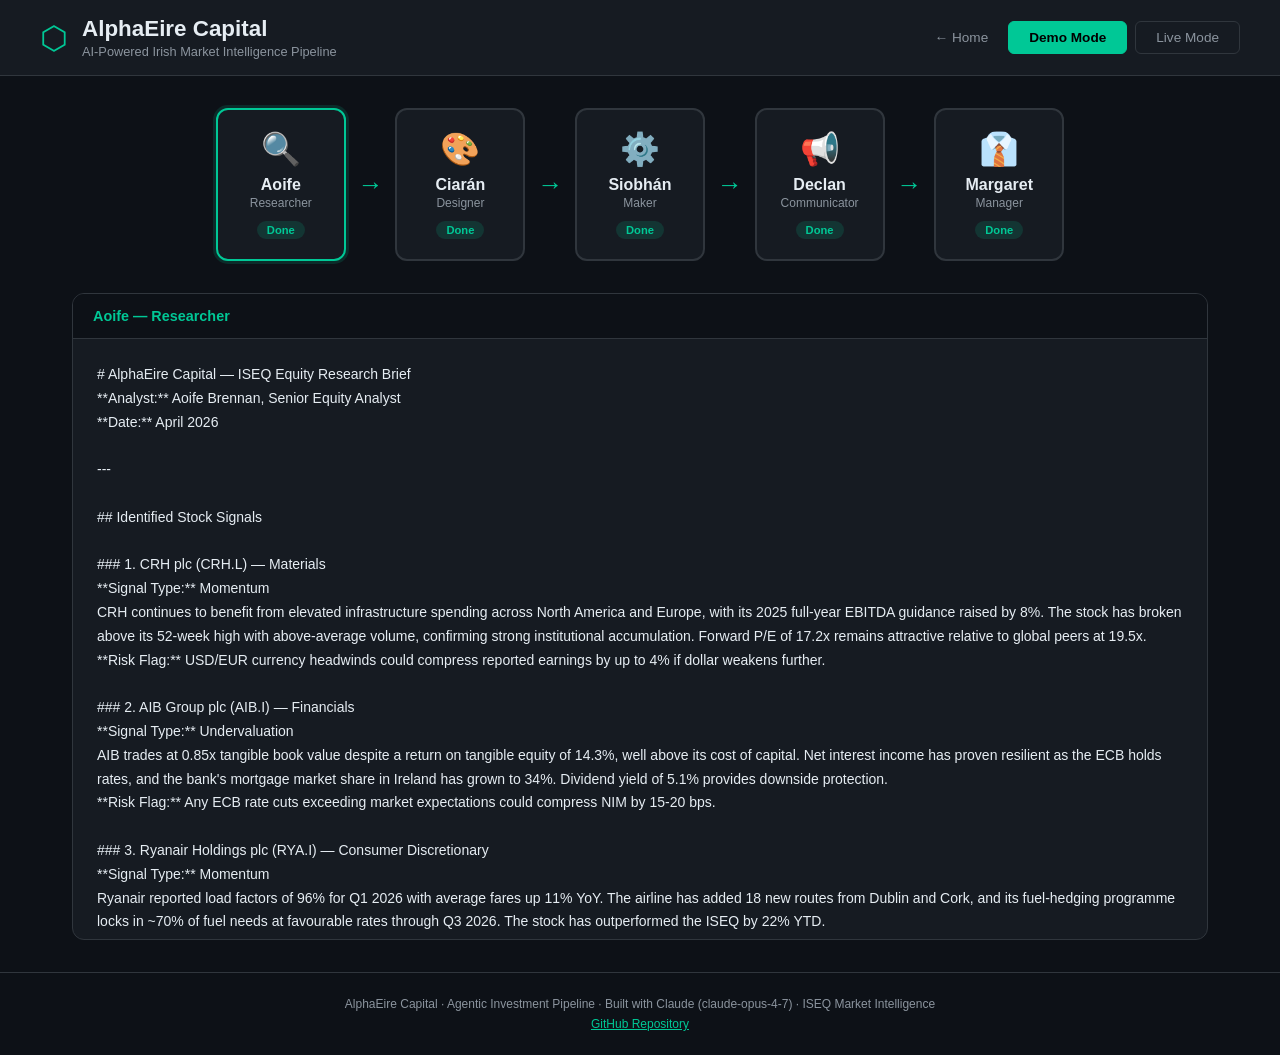
<file: agents.html>
<!DOCTYPE html>
<html lang="en">
<head>
  <meta charset="UTF-8" />
  <meta name="viewport" content="width=device-width, initial-scale=1.0" />
  <title>AlphaEire Capital — Agent Pipeline</title>
  <link rel="stylesheet" href="style.css" />
</head>
<body>

  <!-- HEADER -->
  <header>
    <div class="header-inner">
      <div class="brand">
        <span class="brand-icon" aria-hidden="true">⬡</span>
        <div>
          <h1>AlphaEire Capital</h1>
          <p class="tagline">AI-Powered Irish Market Intelligence Pipeline</p>
        </div>
      </div>
      <div style="display:flex;align-items:center;gap:20px;">
        <a href="index.html" style="color:var(--muted);font-size:0.85rem;text-decoration:none;">← Home</a>
        <div class="mode-toggle" role="group" aria-label="View mode">
          <button id="btn-demo" class="mode-btn active" onclick="switchMode('demo')">Demo Mode</button>
          <button id="btn-live" class="mode-btn" onclick="switchMode('live')">Live Mode</button>
        </div>
      </div>
    </div>
  </header>

  <!-- LIVE MODE CONTROLS -->
  <div id="live-controls" class="live-controls hidden">
    <div class="live-inner">
      <div class="provider-select" role="group" aria-label="AI Provider">
        <label class="provider-opt">
          <input type="radio" name="provider" value="anthropic" checked onchange="updateKeyPlaceholder(this.value)">
          <span>Claude (Anthropic)</span>
        </label>
        <label class="provider-opt">
          <input type="radio" name="provider" value="openai" onchange="updateKeyPlaceholder(this.value)">
          <span>GPT-4o (OpenAI)</span>
        </label>
        <label class="provider-opt">
          <input type="radio" name="provider" value="groq" onchange="updateKeyPlaceholder(this.value)">
          <span>Llama 3.3 (Groq)</span>
        </label>
      </div>
      <label for="api-key-input" class="sr-only">API key</label>
      <input id="api-key-input" type="password" placeholder="Paste your Anthropic API key (sk-ant-...)..." />
      <button id="run-btn" onclick="runLivePipeline()">&#9654; Run Full Pipeline</button>
      <span class="btn-or">or</span>
      <button id="demo-run-btn" onclick="runDemoLive()">&#9733; Try Live Demo</button>
      <span id="live-status" class="live-status"></span>
    </div>
  </div>

  <!-- PIPELINE BAR -->
  <section class="pipeline-section">
    <div class="pipeline-bar">

      <button class="agent-card" id="card-researcher" onclick="selectAgent('researcher')">
        <div class="agent-icon">🔍</div>
        <div class="agent-name">Aoife</div>
        <div class="agent-role">Researcher</div>
        <div class="status-badge" id="badge-researcher">Ready</div>
      </button>

      <div class="arrow" aria-hidden="true">→</div>

      <button class="agent-card" id="card-designer" onclick="selectAgent('designer')">
        <div class="agent-icon">🎨</div>
        <div class="agent-name">Ciarán</div>
        <div class="agent-role">Designer</div>
        <div class="status-badge" id="badge-designer">Ready</div>
      </button>

      <div class="arrow" aria-hidden="true">→</div>

      <button class="agent-card" id="card-maker" onclick="selectAgent('maker')">
        <div class="agent-icon">⚙️</div>
        <div class="agent-name">Siobhán</div>
        <div class="agent-role">Maker</div>
        <div class="status-badge" id="badge-maker">Ready</div>
      </button>

      <div class="arrow" aria-hidden="true">→</div>

      <button class="agent-card" id="card-communicator" onclick="selectAgent('communicator')">
        <div class="agent-icon">📢</div>
        <div class="agent-name">Declan</div>
        <div class="agent-role">Communicator</div>
        <div class="status-badge" id="badge-communicator">Ready</div>
      </button>

      <div class="arrow" aria-hidden="true">→</div>

      <button class="agent-card" id="card-manager" onclick="selectAgent('manager')">
        <div class="agent-icon">👔</div>
        <div class="agent-name">Margaret</div>
        <div class="agent-role">Manager</div>
        <div class="status-badge" id="badge-manager">Ready</div>
      </button>

    </div>
  </section>

  <!-- OUTPUT PANEL -->
  <main>
    <section class="output-section">
      <div class="output-panel">
        <div class="output-header">
          <span id="output-title">Select an agent above to view its output</span>
        </div>
        <div id="output-body" class="output-body">
          <p class="placeholder-text">Click any agent card in the pipeline above to see what it produced.</p>
        </div>
      </div>
    </section>
  </main>

  <!-- FOOTER -->
  <footer>
    <p>AlphaEire Capital &middot; Agentic Investment Pipeline &middot; Built with Claude (claude-opus-4-7) &middot; ISEQ Market Intelligence</p>
    <p style="margin-top:6px"><a href="https://github.com/Vinayakcsnci/alphaeire-capital" target="_blank" rel="noopener" style="color:var(--green)">GitHub Repository</a></p>
  </footer>

  <script src="demo_data.js?v=3"></script>
  <script src="app.js?v=3"></script>
</body>
</html>
</file>
<file: style.css>
*, *::before, *::after { box-sizing: border-box; margin: 0; padding: 0; }

:root {
  --green: #00c896;
  --dark: #0d1117;
  --card-bg: #161b22;
  --border: #30363d;
  --text: #e6edf3;
  --muted: #8b949e;
  --accent: #238636;
  --running: #d29922;
  --done: #00c896;
  --error: #f85149;
}

body {
  font-family: -apple-system, BlinkMacSystemFont, 'Segoe UI', sans-serif;
  background: var(--dark);
  color: var(--text);
  min-height: 100vh;
}

/* HEADER */
header {
  background: var(--card-bg);
  border-bottom: 1px solid var(--border);
  padding: 16px 32px;
}
.header-inner {
  max-width: 1200px;
  margin: 0 auto;
  display: flex;
  align-items: center;
  justify-content: space-between;
}
.brand { display: flex; align-items: center; gap: 14px; }
.brand-icon { font-size: 2rem; color: var(--green); }
.brand h1 { font-size: 1.4rem; font-weight: 700; color: var(--text); }
.tagline { font-size: 0.8rem; color: var(--muted); margin-top: 2px; }

/* MODE TOGGLE */
.mode-toggle { display: flex; gap: 8px; }
.mode-btn {
  padding: 8px 20px;
  border-radius: 6px;
  border: 1px solid var(--border);
  background: transparent;
  color: var(--muted);
  cursor: pointer;
  font-size: 0.85rem;
  transition: all 0.2s;
}
.mode-btn.active {
  background: var(--green);
  border-color: var(--green);
  color: #000;
  font-weight: 600;
}
.mode-btn:hover:not(.active) { border-color: var(--green); color: var(--green); }

/* LIVE CONTROLS */
.live-controls {
  background: var(--dark);
  border-bottom: 1px solid var(--border);
  padding: 12px 32px;
}
.live-inner {
  max-width: 1200px;
  margin: 0 auto;
  display: flex;
  align-items: center;
  gap: 12px;
}
#api-key-input {
  flex: 1;
  padding: 9px 14px;
  background: var(--card-bg);
  border: 1px solid var(--border);
  border-radius: 6px;
  color: var(--text);
  font-size: 0.85rem;
}
#api-key-input:focus { outline: none; border-color: var(--green); }
#run-btn {
  padding: 9px 22px;
  background: var(--accent);
  color: #fff;
  border: none;
  border-radius: 6px;
  cursor: pointer;
  font-weight: 600;
  font-size: 0.85rem;
  white-space: nowrap;
}
#run-btn:hover { background: #2ea043; }
#run-btn:disabled { opacity: 0.5; cursor: not-allowed; }
.btn-or { font-size: 0.8rem; color: var(--muted); padding: 0 4px; }
#demo-run-btn {
  padding: 9px 22px;
  background: #7c3aed;
  color: #fff;
  border: none;
  border-radius: 6px;
  cursor: pointer;
  font-weight: 600;
  font-size: 0.85rem;
  white-space: nowrap;
}
#demo-run-btn:hover { background: #6d28d9; }
#demo-run-btn:disabled { opacity: 0.5; cursor: not-allowed; }
.live-status { font-size: 0.8rem; color: var(--muted); }
.hidden { display: none !important; }

/* PROVIDER SELECTOR */
.provider-select {
  display: flex;
  gap: 14px;
  flex-shrink: 0;
  flex-wrap: wrap;
}
.provider-opt {
  display: flex;
  align-items: center;
  gap: 5px;
  font-size: 0.8rem;
  color: var(--muted);
  cursor: pointer;
  white-space: nowrap;
  transition: color 0.15s;
}
.provider-opt input[type="radio"] { accent-color: var(--green); cursor: pointer; }
.provider-opt:has(input:checked) { color: var(--text); font-weight: 600; }

/* PIPELINE SECTION */
.pipeline-section {
  padding: 32px;
  max-width: 1200px;
  margin: 0 auto;
}
.pipeline-bar {
  display: flex;
  align-items: center;
  gap: 8px;
  justify-content: center;
  flex-wrap: wrap;
}
.arrow {
  font-size: 1.6rem;
  color: var(--green);
  flex-shrink: 0;
  padding: 0 4px;
}

/* AGENT CARDS */
.agent-card {
  appearance: none;
  font: inherit;
  color: var(--text);
  background: var(--card-bg);
  border: 2px solid var(--border);
  border-radius: 12px;
  padding: 20px 24px;
  text-align: center;
  cursor: pointer;
  transition: all 0.2s;
  min-width: 130px;
  flex-shrink: 0;
}
.agent-card:hover { border-color: var(--green); transform: translateY(-2px); }
.agent-card.selected { border-color: var(--green); box-shadow: 0 0 0 3px rgba(0,200,150,0.15); }
.agent-icon { font-size: 2rem; margin-bottom: 8px; }
.agent-name { font-weight: 700; font-size: 1rem; margin-bottom: 2px; }
.agent-role { font-size: 0.75rem; color: var(--muted); margin-bottom: 10px; }

/* STATUS BADGES */
.status-badge {
  display: inline-block;
  padding: 3px 10px;
  border-radius: 20px;
  font-size: 0.7rem;
  font-weight: 600;
  background: var(--border);
  color: var(--muted);
}
.status-badge.done { background: rgba(0,200,150,0.15); color: var(--done); }
.status-badge.running { background: rgba(210,153,34,0.15); color: var(--running); }
.status-badge.error { background: rgba(248,81,73,0.15); color: var(--error); }

/* OUTPUT PANEL */
.output-section {
  padding: 0 32px 32px;
  max-width: 1200px;
  margin: 0 auto;
}
.output-panel {
  background: var(--card-bg);
  border: 1px solid var(--border);
  border-radius: 12px;
  overflow: hidden;
}
.output-header {
  padding: 14px 20px;
  border-bottom: 1px solid var(--border);
  background: var(--dark);
  font-weight: 600;
  font-size: 0.9rem;
  color: var(--green);
}
.output-body {
  padding: 24px;
  min-height: 300px;
  max-height: 600px;
  overflow-y: auto;
  font-size: 0.875rem;
  line-height: 1.7;
  white-space: pre-wrap;
  word-break: break-word;
}
.placeholder-text { color: var(--muted); font-style: italic; }

/* MAKER IFRAME */
.maker-frame {
  width: 100%;
  height: 520px;
  border: 1px solid var(--border);
  border-radius: 8px;
  background: #fff;
}
.maker-note {
  font-size: 0.75rem;
  color: var(--muted);
  margin-bottom: 12px;
}

/* ACCESSIBILITY */
.sr-only {
  position: absolute;
  width: 1px;
  height: 1px;
  overflow: hidden;
  clip: rect(0,0,0,0);
  white-space: nowrap;
}

/* FOOTER */
footer {
  text-align: center;
  padding: 24px;
  font-size: 0.75rem;
  color: var(--muted);
  border-top: 1px solid var(--border);
}
</file>
